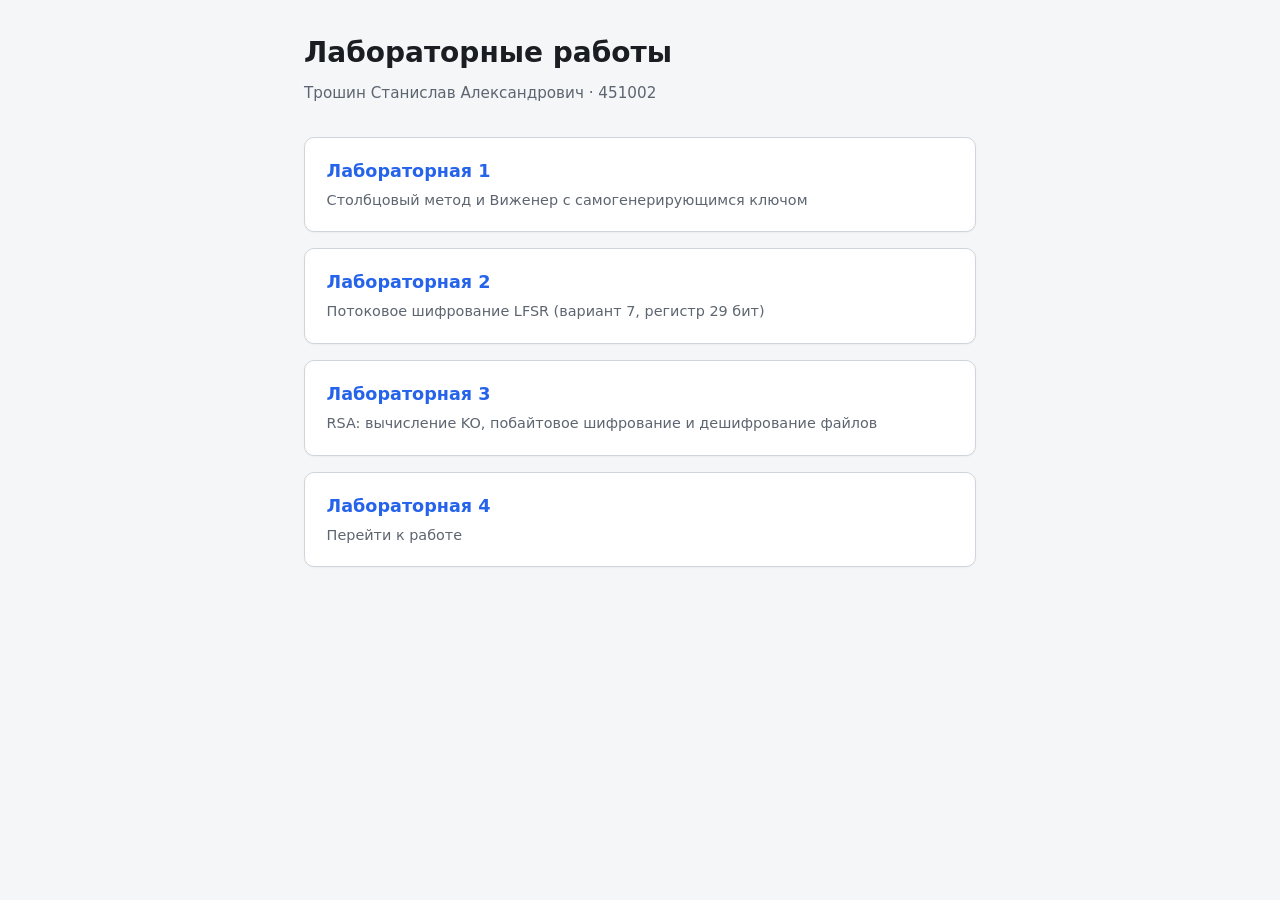
<file: index.html>
<!DOCTYPE html>
<html lang="ru">
<head>
  <meta charset="UTF-8">
  <meta name="viewport" content="width=device-width, initial-scale=1.0">
  <title>Теория информации — лабораторные работы</title>
  <link rel="stylesheet" href="css/site.css">
</head>
<body>
  <div class="home">
    <h1>Лабораторные работы</h1>
    <p class="home__meta">Трошин Станислав Александрович · 451002</p>

    <ul class="lab-grid">
      <li>
        <a class="lab-card" href="lab01/">
          <h2>Лабораторная 1</h2>
          <p>Столбцовый метод и Виженер с самогенерирующимся ключом</p>
        </a>
      </li>
      <li>
        <a class="lab-card" href="lab02/">
          <h2>Лабораторная 2</h2>
          <p>Потоковое шифрование LFSR (вариант 7, регистр 29 бит)</p>
        </a>
      </li>
      <li>
        <a class="lab-card" href="lab03/">
          <h2>Лабораторная 3</h2>
          <p>RSA: вычисление KO, побайтовое шифрование и дешифрование файлов</p>
        </a>
      </li>
      <li>
        <a class="lab-card" href="lab04/">
          <h2>Лабораторная 4</h2>
          <p>Перейти к работе</p>
        </a>
      </li>
    </ul>
  </div>
</body>
</html>
</file>
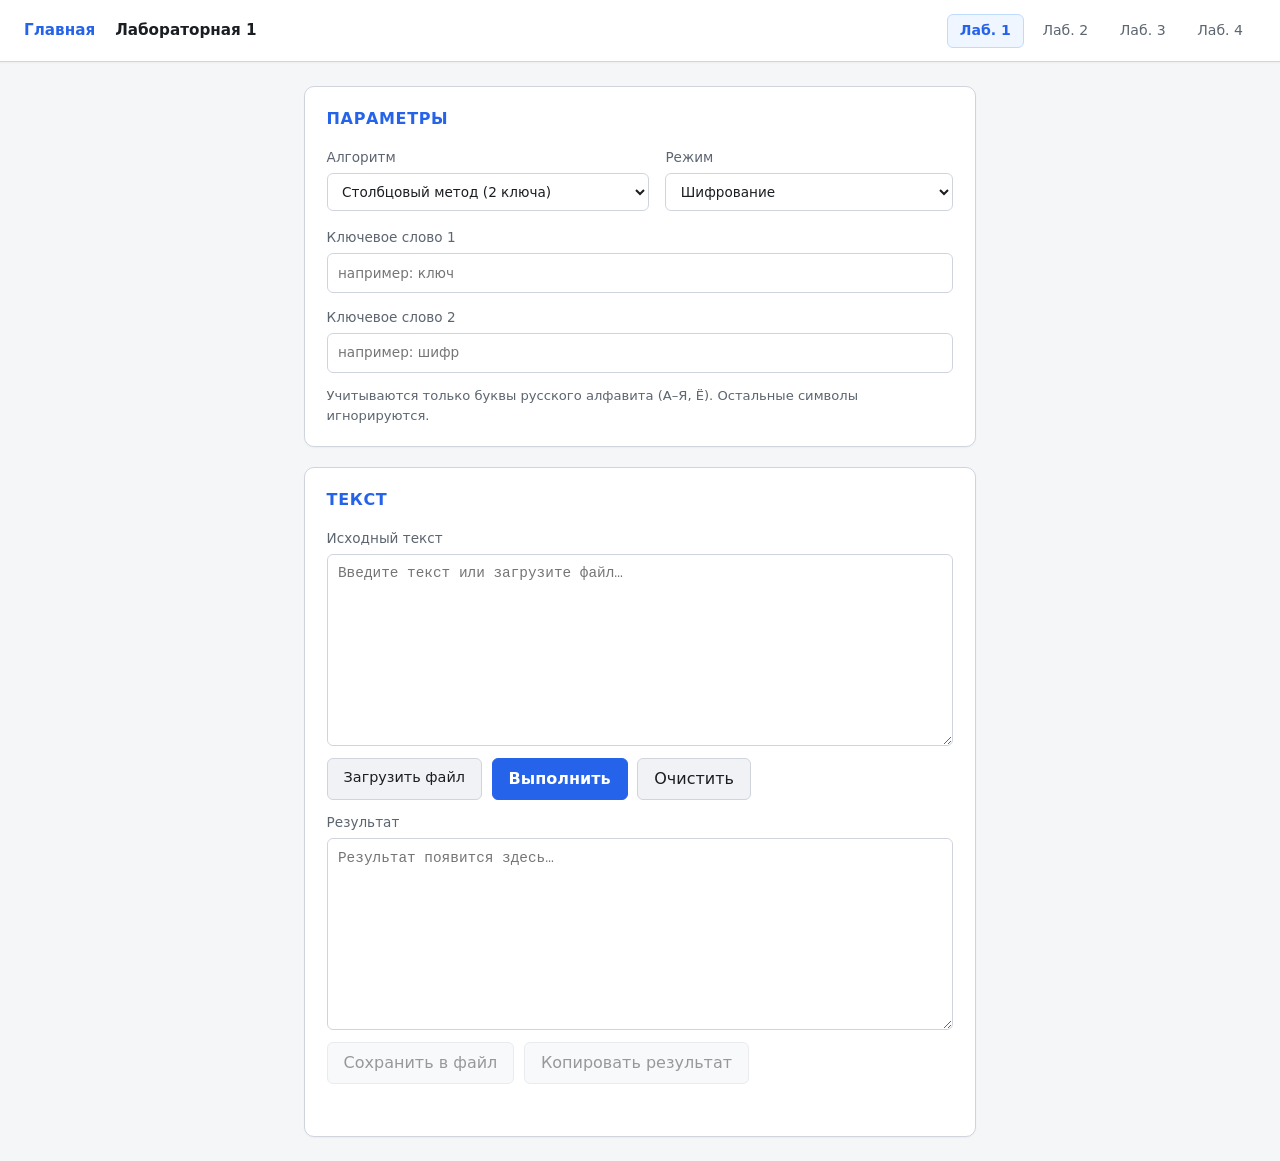
<file: lab01/index.html>
<!DOCTYPE html>
<html lang="ru">
<head>
  <meta charset="UTF-8">
  <meta name="viewport" content="width=device-width, initial-scale=1.0">
  <title>Лабораторная 1 — Вариант 10</title>
  <link rel="stylesheet" href="../css/site.css">
  <link rel="stylesheet" href="styles.css">
</head>
<body>
  <nav class="site-nav" aria-label="Навигация">
    <a class="site-nav__home" href="../">Главная</a>
    <span class="site-nav__title">Лабораторная 1</span>
    <div class="site-nav__links">
      <a href="../lab01/" class="is-active" aria-current="page">Лаб. 1</a>
      <a href="../lab02/">Лаб. 2</a>
      <a href="../lab03/">Лаб. 3</a>
      <a href="../lab04/">Лаб. 4</a>
    </div>
  </nav>

  <main>
    <section class="panel settings">
      <h2>Параметры</h2>
      <div class="grid">
        <label>
          Алгоритм
          <select id="algorithm">
            <option value="columnar">Столбцовый метод (2 ключа)</option>
            <option value="vigenere">Виженер (самогенерирующийся ключ)</option>
          </select>
        </label>
        <label>
          Режим
          <select id="mode">
            <option value="encrypt">Шифрование</option>
            <option value="decrypt">Дешифрование</option>
          </select>
        </label>
      </div>

      <div id="keys-columnar" class="keys-block">
        <label>
          Ключевое слово 1
          <input type="text" id="key1" placeholder="например: ключ" autocomplete="off">
        </label>
        <label>
          Ключевое слово 2
          <input type="text" id="key2" placeholder="например: шифр" autocomplete="off">
        </label>
      </div>

      <div id="keys-vigenere" class="keys-block hidden">
        <label>
          Начальный ключ
          <input type="text" id="key-vigenere" placeholder="например: тайна" autocomplete="off">
        </label>
      </div>

      <p class="hint">Учитываются только буквы русского алфавита (А–Я, Ё). Остальные символы игнорируются.</p>
    </section>

    <section class="panel io">
      <h2>Текст</h2>
      <label>
        Исходный текст
        <textarea id="input-text" rows="8" placeholder="Введите текст или загрузите файл…"></textarea>
      </label>
      <div class="actions">
        <label class="file-btn">
          Загрузить файл
          <input type="file" id="file-input" accept=".txt,.text,text/plain">
        </label>
        <button type="button" id="btn-process" class="primary">Выполнить</button>
        <button type="button" id="btn-clear">Очистить</button>
      </div>
      <label>
        Результат
        <textarea id="output-text" rows="8" readonly placeholder="Результат появится здесь…"></textarea>
      </label>
      <div class="actions">
        <button type="button" id="btn-download" disabled>Сохранить в файл</button>
        <button type="button" id="btn-copy" disabled>Копировать результат</button>
      </div>
      <p id="status" class="status" role="status"></p>
    </section>
  </main>

  <script type="module" src="app.js"></script>
</body>
</html>
</file>
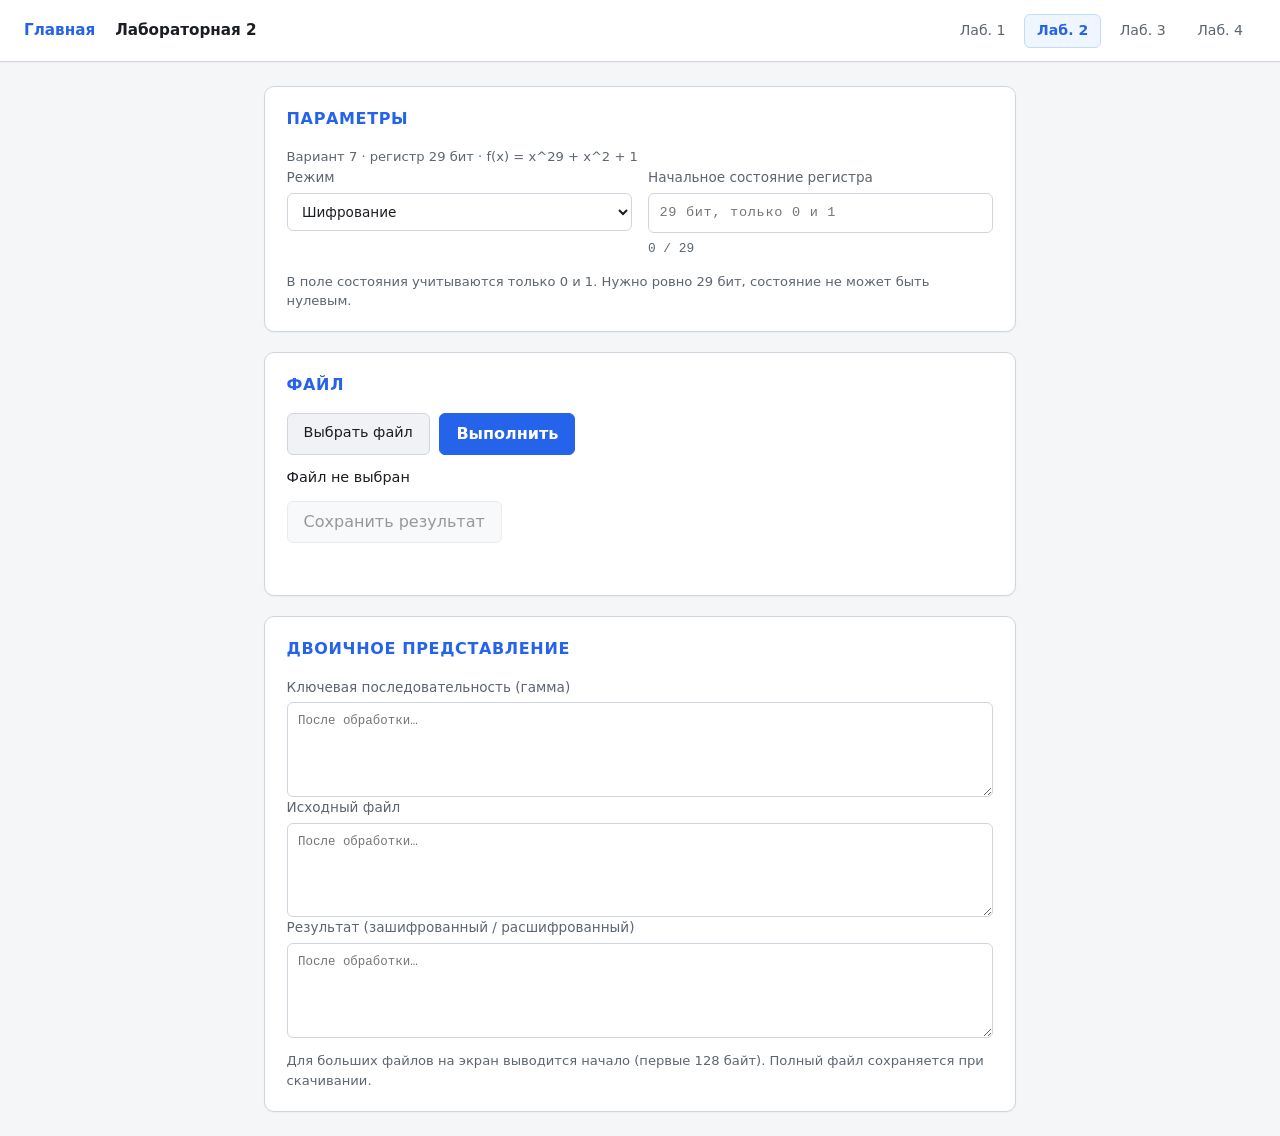
<file: lab02/index.html>
<!DOCTYPE html>
<html lang="ru">
<head>
  <meta charset="UTF-8">
  <meta name="viewport" content="width=device-width, initial-scale=1.0">
  <title>Лабораторная 2 — Вариант 7</title>
  <link rel="stylesheet" href="../css/site.css">
  <link rel="stylesheet" href="styles.css">
</head>
<body>
  <nav class="site-nav" aria-label="Навигация">
    <a class="site-nav__home" href="../">Главная</a>
    <span class="site-nav__title">Лабораторная 2</span>
    <div class="site-nav__links">
      <a href="../lab01/">Лаб. 1</a>
      <a href="../lab02/" class="is-active" aria-current="page">Лаб. 2</a>
      <a href="../lab03/">Лаб. 3</a>
      <a href="../lab04/">Лаб. 4</a>
    </div>
  </nav>

  <main>
    <section class="panel settings">
      <h2>Параметры</h2>
      <p class="hint variant-info">
        Вариант <span id="variant-label">7</span> · регистр <span id="register-len">29</span> бит ·
        f(x) = <span id="poly-label">x^29 + x^2 + 1</span>
      </p>
      <div class="grid">
        <label>
          Режим
          <select id="mode">
            <option value="encrypt">Шифрование</option>
            <option value="decrypt">Дешифрование</option>
          </select>
        </label>
        <label>
          Начальное состояние регистра
          <input type="text" id="register-state" inputmode="numeric" autocomplete="off"
                 placeholder="29 бит, только 0 и 1" spellcheck="false">
          <span id="state-len" class="state-len">0 / 29</span>
        </label>
      </div>
      <p class="hint">В поле состояния учитываются только 0 и 1. Нужно ровно 29 бит, состояние не может быть нулевым.</p>
    </section>

    <section class="panel io">
      <h2>Файл</h2>
      <div class="actions">
        <label class="file-btn">
          Выбрать файл
          <input type="file" id="file-input">
        </label>
        <button type="button" id="btn-process" class="primary">Выполнить</button>
      </div>
      <p id="file-name" class="file-name">Файл не выбран</p>
      <div class="actions">
        <button type="button" id="btn-download" disabled>Сохранить результат</button>
      </div>
      <p id="status" class="status" role="status"></p>
    </section>

    <section class="panel preview">
      <h2>Двоичное представление</h2>
      <label>
        Ключевая последовательность (гамма)
        <textarea id="key-output" rows="4" readonly placeholder="После обработки…"></textarea>
      </label>
      <label>
        Исходный файл
        <textarea id="input-binary" rows="4" readonly placeholder="После обработки…"></textarea>
      </label>
      <label>
        Результат (зашифрованный / расшифрованный)
        <textarea id="output-binary" rows="4" readonly placeholder="После обработки…"></textarea>
      </label>
      <p class="hint">Для больших файлов на экран выводится начало (первые 128 байт). Полный файл сохраняется при скачивании.</p>
    </section>
  </main>

  <script type="module" src="app.js"></script>
</body>
</html>
</file>
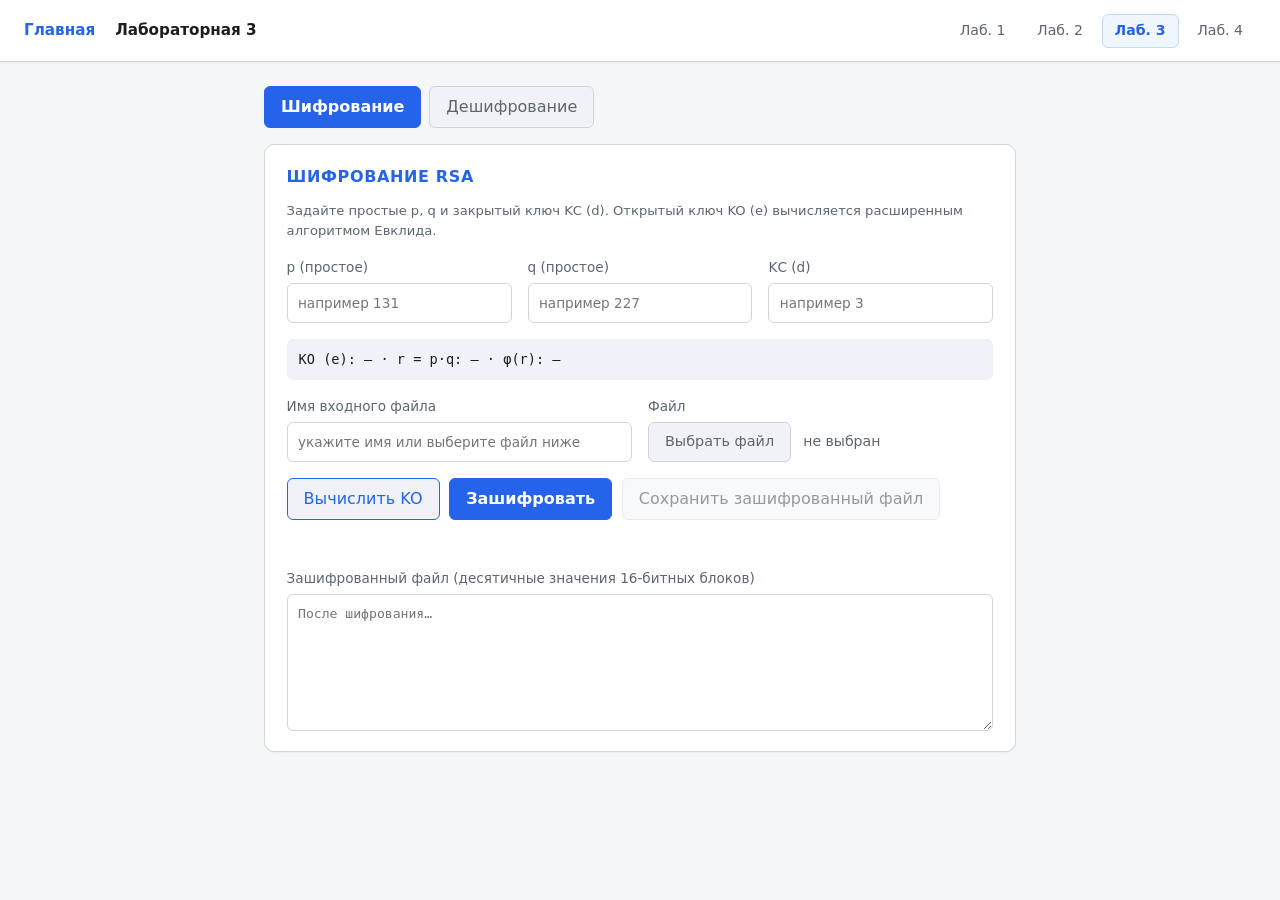
<file: lab03/index.html>
<!DOCTYPE html>
<html lang="ru">
<head>
  <meta charset="UTF-8">
  <meta name="viewport" content="width=device-width, initial-scale=1.0">
  <title>Лабораторная 3 — RSA</title>
  <link rel="stylesheet" href="../css/site.css">
  <link rel="stylesheet" href="styles.css">
</head>
<body>
  <nav class="site-nav" aria-label="Навигация">
    <a class="site-nav__home" href="../">Главная</a>
    <span class="site-nav__title">Лабораторная 3</span>
    <div class="site-nav__links">
      <a href="../lab01/">Лаб. 1</a>
      <a href="../lab02/">Лаб. 2</a>
      <a href="../lab03/" class="is-active" aria-current="page">Лаб. 3</a>
      <a href="../lab04/">Лаб. 4</a>
    </div>
  </nav>

  <main>
    <div class="tabs" role="tablist">
      <button type="button" class="tab is-active" data-tab="encrypt" role="tab" aria-selected="true">Шифрование</button>
      <button type="button" class="tab" data-tab="decrypt" role="tab" aria-selected="false">Дешифрование</button>
    </div>

    <section id="panel-encrypt" class="panel tab-panel">
      <h2>Шифрование RSA</h2>
      <p class="hint">Задайте простые p, q и закрытый ключ KС (d). Открытый ключ KO (e) вычисляется расширенным алгоритмом Евклида.</p>

      <div class="grid grid-3">
        <label>
          p (простое)
          <input type="text" id="enc-p" inputmode="numeric" autocomplete="off" placeholder="например 131">
        </label>
        <label>
          q (простое)
          <input type="text" id="enc-q" inputmode="numeric" autocomplete="off" placeholder="например 227">
        </label>
        <label>
          KС (d)
          <input type="text" id="enc-kc" inputmode="numeric" autocomplete="off" placeholder="например 3">
        </label>
      </div>

      <div class="key-info" id="enc-key-info">KO (e): — · r = p·q: — · φ(r): —</div>

      <div class="grid">
        <label>
          Имя входного файла
          <input type="text" id="enc-filename" placeholder="укажите имя или выберите файл ниже" autocomplete="off">
        </label>
        <label class="file-label">
          Файл
          <span class="file-row">
            <label class="file-btn">
              Выбрать файл
              <input type="file" id="enc-file-input">
            </label>
            <span id="enc-file-meta" class="file-meta">не выбран</span>
          </span>
        </label>
      </div>

      <div class="actions">
        <button type="button" id="btn-enc-calc" class="secondary">Вычислить KO</button>
        <button type="button" id="btn-enc-run" class="primary">Зашифровать</button>
        <button type="button" id="btn-enc-download" disabled>Сохранить зашифрованный файл</button>
      </div>
      <p id="enc-status" class="status" role="status"></p>

      <label class="preview-label">
        Зашифрованный файл (десятичные значения 16-битных блоков)
        <textarea id="enc-decimal" rows="6" readonly placeholder="После шифрования…"></textarea>
      </label>
    </section>

    <section id="panel-decrypt" class="panel tab-panel hidden">
      <h2>Дешифрование RSA</h2>
      <p class="hint">Файл из 16-битных блоков (по 2 байта на исходный байт). Возведение в степень — быстрым алгоритмом.</p>

      <div class="grid">
        <label>
          r (модуль N = p·q)
          <input type="text" id="dec-r" inputmode="numeric" autocomplete="off" placeholder="например 29737">
        </label>
        <label>
          KС (d)
          <input type="text" id="dec-kc" inputmode="numeric" autocomplete="off" placeholder="например 3">
        </label>
      </div>

      <div class="actions">
        <label class="file-btn">
          Выбрать зашифрованный файл
          <input type="file" id="dec-file-input">
        </label>
        <button type="button" id="btn-dec-run" class="primary">Расшифровать</button>
        <button type="button" id="btn-dec-download" disabled>Сохранить расшифрованный файл</button>
      </div>
      <p id="dec-file-meta" class="file-meta">Файл не выбран</p>
      <p id="dec-status" class="status" role="status"></p>
    </section>
  </main>

  <script type="module" src="app.js"></script>
</body>
</html>
</file>
<file: css/site.css>
:root {
  --bg: #f5f6f8;
  --surface: #ffffff;
  --surface-2: #f0f2f5;
  --border: #d0d5dd;
  --text: #1a1d21;
  --muted: #5c6570;
  --accent: #2563eb;
  --accent-hover: #1d4ed8;
  --radius: 10px;
  --font: "Segoe UI", system-ui, -apple-system, sans-serif;
}

*,
*::before,
*::after {
  box-sizing: border-box;
}

body {
  margin: 0;
  min-height: 100vh;
  font-family: var(--font);
  background: var(--bg);
  color: var(--text);
  line-height: 1.5;
}

/* ——— Навигация лабораторных ——— */
.site-nav {
  display: flex;
  flex-wrap: wrap;
  align-items: center;
  gap: 0.75rem 1.25rem;
  padding: 0.85rem 1.5rem;
  background: var(--surface);
  border-bottom: 1px solid var(--border);
  box-shadow: 0 1px 2px rgba(0, 0, 0, 0.04);
}

.site-nav__home {
  color: var(--accent);
  text-decoration: none;
  font-weight: 600;
  font-size: 0.95rem;
}

.site-nav__home:hover {
  color: var(--accent-hover);
}

.site-nav__title {
  font-weight: 600;
  font-size: 0.95rem;
  color: var(--text);
}

.site-nav__links {
  display: flex;
  flex-wrap: wrap;
  gap: 0.35rem;
  margin-left: auto;
}

.site-nav__links a {
  padding: 0.35rem 0.75rem;
  border-radius: 6px;
  font-size: 0.88rem;
  color: var(--muted);
  text-decoration: none;
  border: 1px solid transparent;
}

.site-nav__links a:hover {
  color: var(--text);
  background: var(--surface-2);
}

.site-nav__links a.is-active {
  color: var(--accent);
  background: #eff6ff;
  border-color: #bfdbfe;
  font-weight: 600;
}

/* ——— Главная страница ——— */
.home {
  max-width: 720px;
  margin: 0 auto;
  padding: 2rem 1.5rem 3rem;
}

.home h1 {
  margin: 0 0 0.5rem;
  font-size: 1.75rem;
  font-weight: 600;
}

.home__meta {
  margin: 0 0 2rem;
  color: var(--muted);
  font-size: 0.95rem;
}

.lab-grid {
  display: grid;
  gap: 1rem;
  list-style: none;
  margin: 0;
  padding: 0;
}

.lab-card {
  display: block;
  padding: 1.25rem 1.35rem;
  background: var(--surface);
  border: 1px solid var(--border);
  border-radius: var(--radius);
  text-decoration: none;
  color: inherit;
  box-shadow: 0 1px 2px rgba(0, 0, 0, 0.04);
  transition: border-color 0.15s, box-shadow 0.15s;
}

.lab-card:hover {
  border-color: var(--accent);
  box-shadow: 0 2px 8px rgba(37, 99, 235, 0.12);
}

.lab-card h2 {
  margin: 0 0 0.35rem;
  font-size: 1.1rem;
  color: var(--accent);
}

.lab-card p {
  margin: 0;
  font-size: 0.9rem;
  color: var(--muted);
}

.lab-card--soon {
  opacity: 0.65;
  pointer-events: none;
}

/* ——— Заглушка лабораторной ——— */
.lab-stub {
  max-width: 720px;
  margin: 0 auto;
  padding: 2rem 1.5rem;
}

.lab-stub h1 {
  margin: 0 0 0.75rem;
  font-size: 1.5rem;
}

.lab-stub p {
  margin: 0;
  color: var(--muted);
}
</file>
<file: lab01/styles.css>
:root {
  --success: #15803d;
  --error: #b91c1c;
  --mono: "Cascadia Code", "Fira Code", Consolas, monospace;
}

main {
  max-width: 720px;
  margin: 0 auto;
  padding: 1.5rem;
  display: flex;
  flex-direction: column;
  gap: 1.25rem;
}

.panel {
  background: var(--surface);
  border: 1px solid var(--border);
  border-radius: var(--radius);
  padding: 1.25rem 1.35rem;
  box-shadow: 0 1px 2px rgba(0, 0, 0, 0.04);
}

.panel h2 {
  margin: 0 0 1rem;
  font-size: 1rem;
  font-weight: 600;
  color: var(--accent);
  text-transform: uppercase;
  letter-spacing: 0.04em;
}

.grid {
  display: grid;
  grid-template-columns: 1fr 1fr;
  gap: 1rem;
}

@media (max-width: 520px) {
  .grid {
    grid-template-columns: 1fr;
  }
}

label {
  display: flex;
  flex-direction: column;
  gap: 0.35rem;
  font-size: 0.85rem;
  color: var(--muted);
}

input[type="text"],
select,
textarea {
  font: inherit;
  color: var(--text);
  background: var(--surface);
  border: 1px solid var(--border);
  border-radius: 6px;
  padding: 0.55rem 0.65rem;
}

textarea {
  font-family: var(--mono);
  font-size: 0.9rem;
  resize: vertical;
  min-height: 120px;
}

input:focus,
select:focus,
textarea:focus {
  outline: 2px solid var(--accent);
  outline-offset: 1px;
}

.keys-block {
  display: flex;
  flex-direction: column;
  gap: 0.85rem;
  margin-top: 1rem;
}

.hidden {
  display: none !important;
}

.hint {
  margin: 0.85rem 0 0;
  font-size: 0.82rem;
  color: var(--muted);
}

.actions {
  display: flex;
  flex-wrap: wrap;
  gap: 0.6rem;
  margin: 0.75rem 0;
}

button {
  font: inherit;
  cursor: pointer;
  border: 1px solid var(--border);
  background: var(--surface-2);
  color: var(--text);
  padding: 0.5rem 1rem;
  border-radius: 6px;
  transition: background 0.15s, border-color 0.15s;
}

button:hover:not(:disabled) {
  background: var(--border);
}

button.primary {
  background: var(--accent);
  border-color: var(--accent);
  color: #ffffff;
  font-weight: 600;
}

button.primary:hover:not(:disabled) {
  background: var(--accent-hover);
  border-color: var(--accent-hover);
}

button:disabled {
  opacity: 0.45;
  cursor: not-allowed;
}

.file-btn {
  display: inline-flex;
  align-items: center;
  cursor: pointer;
  font-size: 0.9rem;
  color: var(--text);
  background: var(--surface-2);
  border: 1px solid var(--border);
  border-radius: 6px;
  padding: 0.5rem 1rem;
}

.file-btn input {
  display: none;
}

.status {
  min-height: 1.25rem;
  font-size: 0.85rem;
  margin: 0;
}

.status.ok {
  color: var(--success);
}

.status.err {
  color: var(--error);
}
</file>
<file: lab02/styles.css>
:root {
  --success: #15803d;
  --error: #b91c1c;
  --mono: "Cascadia Code", "Fira Code", Consolas, monospace;
}

main {
  max-width: 800px;
  margin: 0 auto;
  padding: 1.5rem;
  display: flex;
  flex-direction: column;
  gap: 1.25rem;
}

.panel {
  background: var(--surface);
  border: 1px solid var(--border);
  border-radius: var(--radius);
  padding: 1.25rem 1.35rem;
  box-shadow: 0 1px 2px rgba(0, 0, 0, 0.04);
}

.panel h2 {
  margin: 0 0 1rem;
  font-size: 1rem;
  font-weight: 600;
  color: var(--accent);
  text-transform: uppercase;
  letter-spacing: 0.04em;
}

.grid {
  display: grid;
  grid-template-columns: 1fr 1fr;
  gap: 1rem;
}

@media (max-width: 560px) {
  .grid {
    grid-template-columns: 1fr;
  }
}

label {
  display: flex;
  flex-direction: column;
  gap: 0.35rem;
  font-size: 0.85rem;
  color: var(--muted);
}

input[type="text"],
select,
textarea {
  font: inherit;
  color: var(--text);
  background: var(--surface);
  border: 1px solid var(--border);
  border-radius: 6px;
  padding: 0.55rem 0.65rem;
}

#register-state {
  font-family: var(--mono);
  letter-spacing: 0.05em;
}

textarea {
  font-family: var(--mono);
  font-size: 0.78rem;
  resize: vertical;
  min-height: 88px;
  white-space: pre-wrap;
  word-break: break-all;
}

input:focus,
select:focus,
textarea:focus {
  outline: 2px solid var(--accent);
  outline-offset: 1px;
}

.hint {
  margin: 0.85rem 0 0;
  font-size: 0.82rem;
  color: var(--muted);
}

.variant-info {
  margin-top: 0;
}

.state-len {
  font-size: 0.8rem;
  color: var(--muted);
  font-family: var(--mono);
}

.state-len.is-invalid {
  color: var(--error);
}

.file-name {
  margin: 0.5rem 0 0;
  font-size: 0.9rem;
  color: var(--text);
}

.actions {
  display: flex;
  flex-wrap: wrap;
  gap: 0.6rem;
  margin: 0.75rem 0;
}

button {
  font: inherit;
  cursor: pointer;
  border: 1px solid var(--border);
  background: var(--surface-2);
  color: var(--text);
  padding: 0.5rem 1rem;
  border-radius: 6px;
  transition: background 0.15s, border-color 0.15s;
}

button:hover:not(:disabled) {
  background: var(--border);
}

button.primary {
  background: var(--accent);
  border-color: var(--accent);
  color: #ffffff;
  font-weight: 600;
}

button.primary:hover:not(:disabled) {
  background: var(--accent-hover);
  border-color: var(--accent-hover);
}

button:disabled {
  opacity: 0.45;
  cursor: not-allowed;
}

.file-btn {
  display: inline-flex;
  align-items: center;
  cursor: pointer;
  font-size: 0.9rem;
  color: var(--text);
  background: var(--surface-2);
  border: 1px solid var(--border);
  border-radius: 6px;
  padding: 0.5rem 1rem;
}

.file-btn input {
  display: none;
}

.status {
  min-height: 1.25rem;
  font-size: 0.85rem;
  margin: 0;
}

.status.ok {
  color: var(--success);
}

.status.err {
  color: var(--error);
}
</file>
<file: lab03/styles.css>
:root {
  --success: #15803d;
  --error: #b91c1c;
  --mono: "Cascadia Code", "Fira Code", Consolas, monospace;
}

main {
  max-width: 800px;
  margin: 0 auto;
  padding: 1.5rem;
}

.tabs {
  display: flex;
  gap: 0.5rem;
  margin-bottom: 1rem;
}

.tab {
  font: inherit;
  padding: 0.5rem 1rem;
  border: 1px solid var(--border);
  border-radius: 6px;
  background: var(--surface-2);
  cursor: pointer;
  color: var(--muted);
}

.tab.is-active {
  background: var(--accent);
  border-color: var(--accent);
  color: #fff;
  font-weight: 600;
}

.tab-panel.hidden {
  display: none;
}

.panel {
  background: var(--surface);
  border: 1px solid var(--border);
  border-radius: var(--radius);
  padding: 1.25rem 1.35rem;
  box-shadow: 0 1px 2px rgba(0, 0, 0, 0.04);
}

.panel h2 {
  margin: 0 0 0.75rem;
  font-size: 1rem;
  font-weight: 600;
  color: var(--accent);
  text-transform: uppercase;
  letter-spacing: 0.04em;
}

.grid {
  display: grid;
  grid-template-columns: 1fr 1fr;
  gap: 1rem;
  margin-top: 1rem;
}

.grid-3 {
  grid-template-columns: repeat(3, 1fr);
}

@media (max-width: 640px) {
  .grid,
  .grid-3 {
    grid-template-columns: 1fr;
  }
}

label {
  display: flex;
  flex-direction: column;
  gap: 0.35rem;
  font-size: 0.85rem;
  color: var(--muted);
}

input[type="text"],
textarea {
  font: inherit;
  color: var(--text);
  background: var(--surface);
  border: 1px solid var(--border);
  border-radius: 6px;
  padding: 0.55rem 0.65rem;
}

#enc-decimal {
  font-family: var(--mono);
  font-size: 0.82rem;
  resize: vertical;
  min-height: 120px;
  white-space: pre-wrap;
  word-break: break-all;
}

input:focus,
textarea:focus {
  outline: 2px solid var(--accent);
  outline-offset: 1px;
}

.hint {
  margin: 0;
  font-size: 0.82rem;
  color: var(--muted);
}

.key-info {
  margin-top: 1rem;
  padding: 0.65rem 0.75rem;
  background: var(--surface-2);
  border-radius: 6px;
  font-family: var(--mono);
  font-size: 0.85rem;
  color: var(--text);
  word-break: break-all;
}

.actions {
  display: flex;
  flex-wrap: wrap;
  gap: 0.6rem;
  margin: 1rem 0 0.5rem;
}

button {
  font: inherit;
  cursor: pointer;
  border: 1px solid var(--border);
  background: var(--surface-2);
  color: var(--text);
  padding: 0.5rem 1rem;
  border-radius: 6px;
}

button:hover:not(:disabled) {
  background: var(--border);
}

button.primary {
  background: var(--accent);
  border-color: var(--accent);
  color: #fff;
  font-weight: 600;
}

button.secondary {
  border-color: var(--accent);
  color: var(--accent);
}

button:disabled {
  opacity: 0.45;
  cursor: not-allowed;
}

.file-btn {
  display: inline-flex;
  align-items: center;
  cursor: pointer;
  font-size: 0.9rem;
  padding: 0.5rem 1rem;
  background: var(--surface-2);
  border: 1px solid var(--border);
  border-radius: 6px;
}

.file-btn input {
  display: none;
}

.file-row {
  display: flex;
  flex-wrap: wrap;
  align-items: center;
  gap: 0.75rem;
}

.file-meta {
  font-size: 0.88rem;
  color: var(--text);
}

.file-label .file-meta {
  color: var(--muted);
}

.preview-label {
  margin-top: 1.25rem;
}

.status {
  min-height: 1.25rem;
  font-size: 0.85rem;
  margin: 0.25rem 0 0;
}

.status.ok {
  color: var(--success);
}

.status.err {
  color: var(--error);
}
</file>
